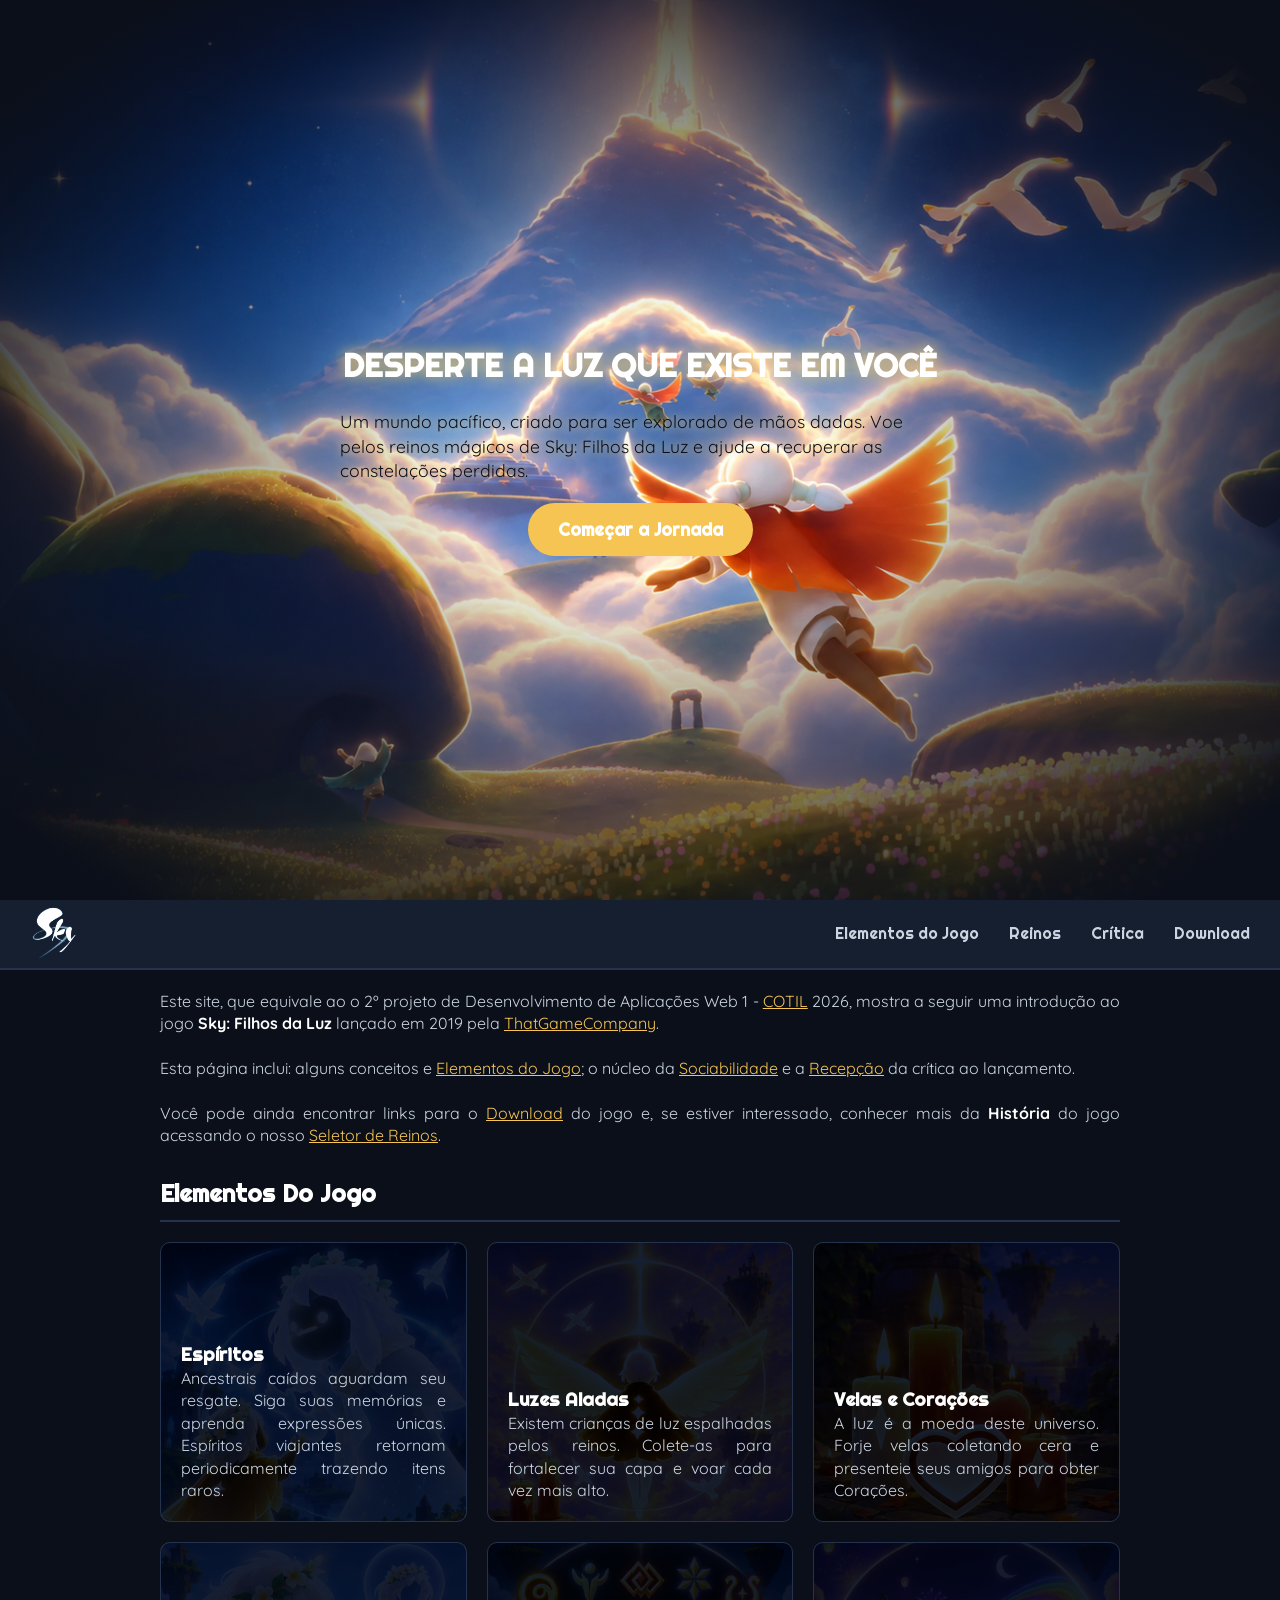
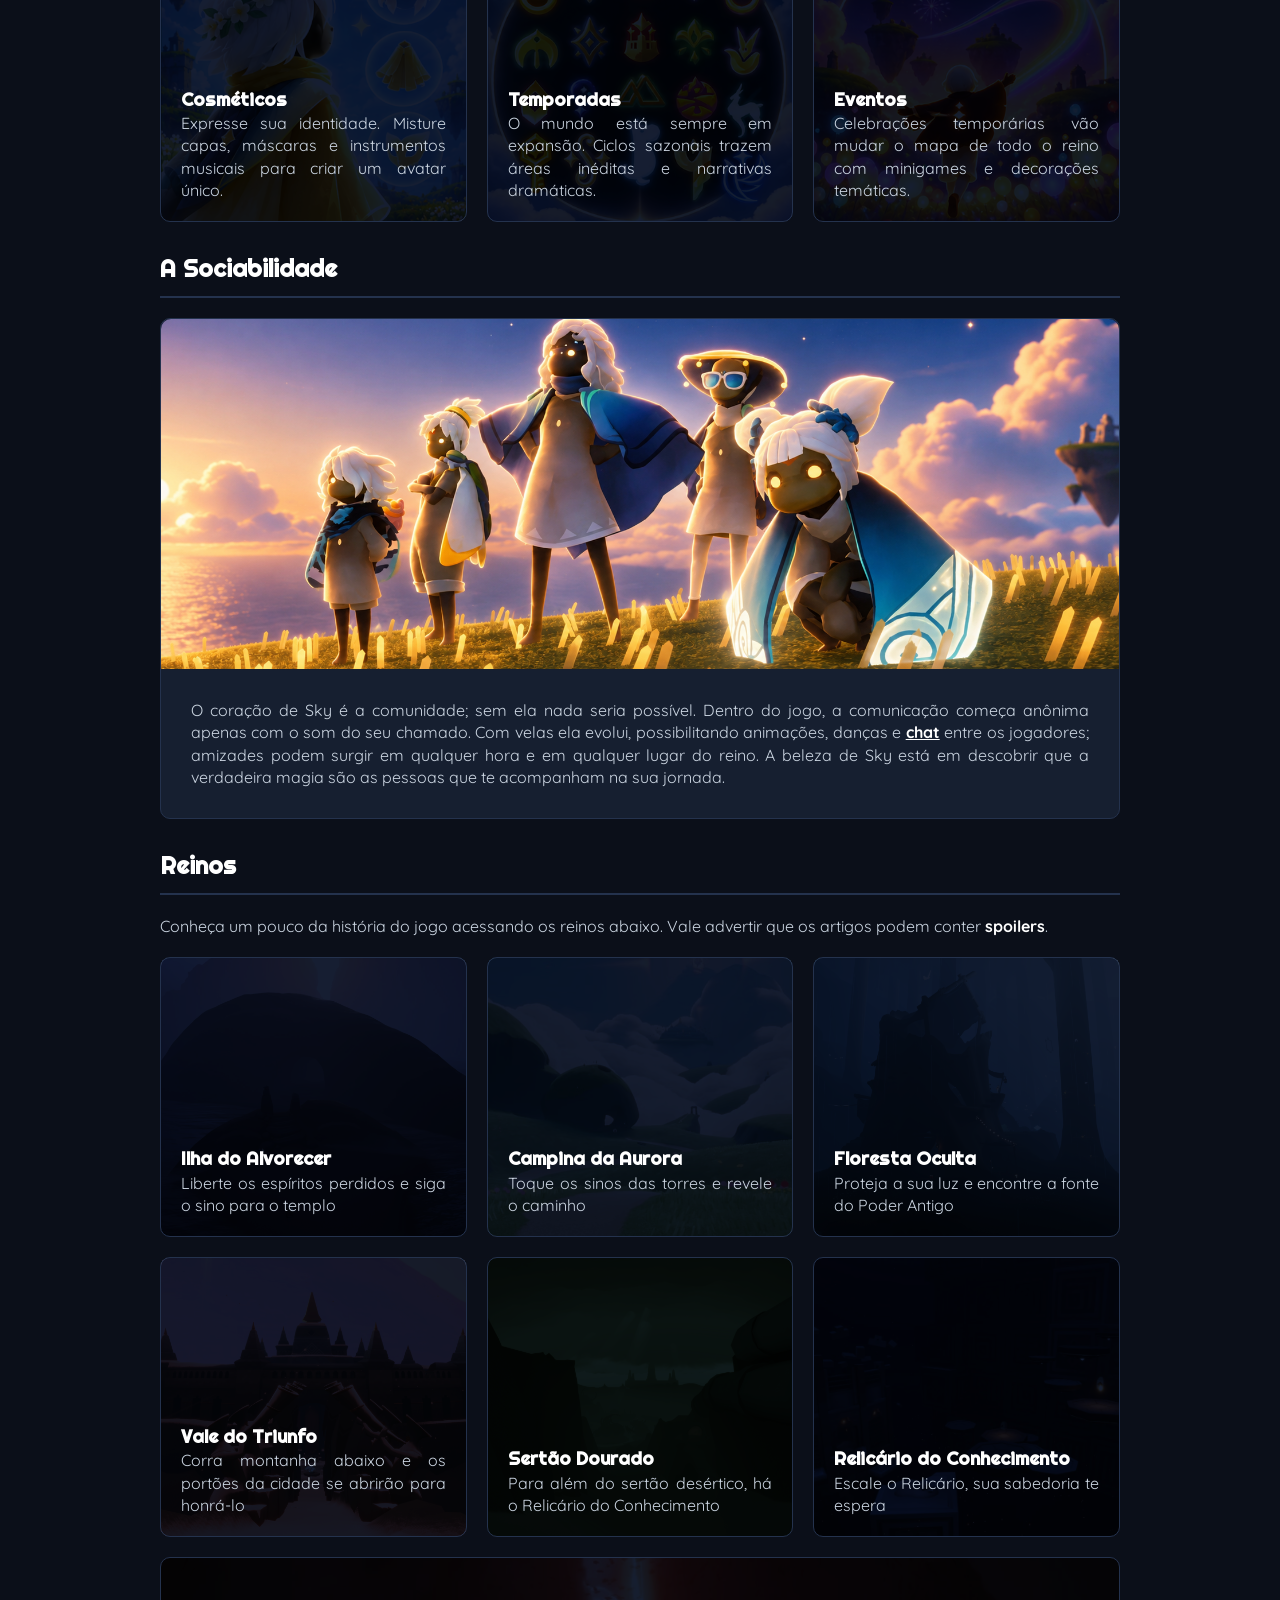
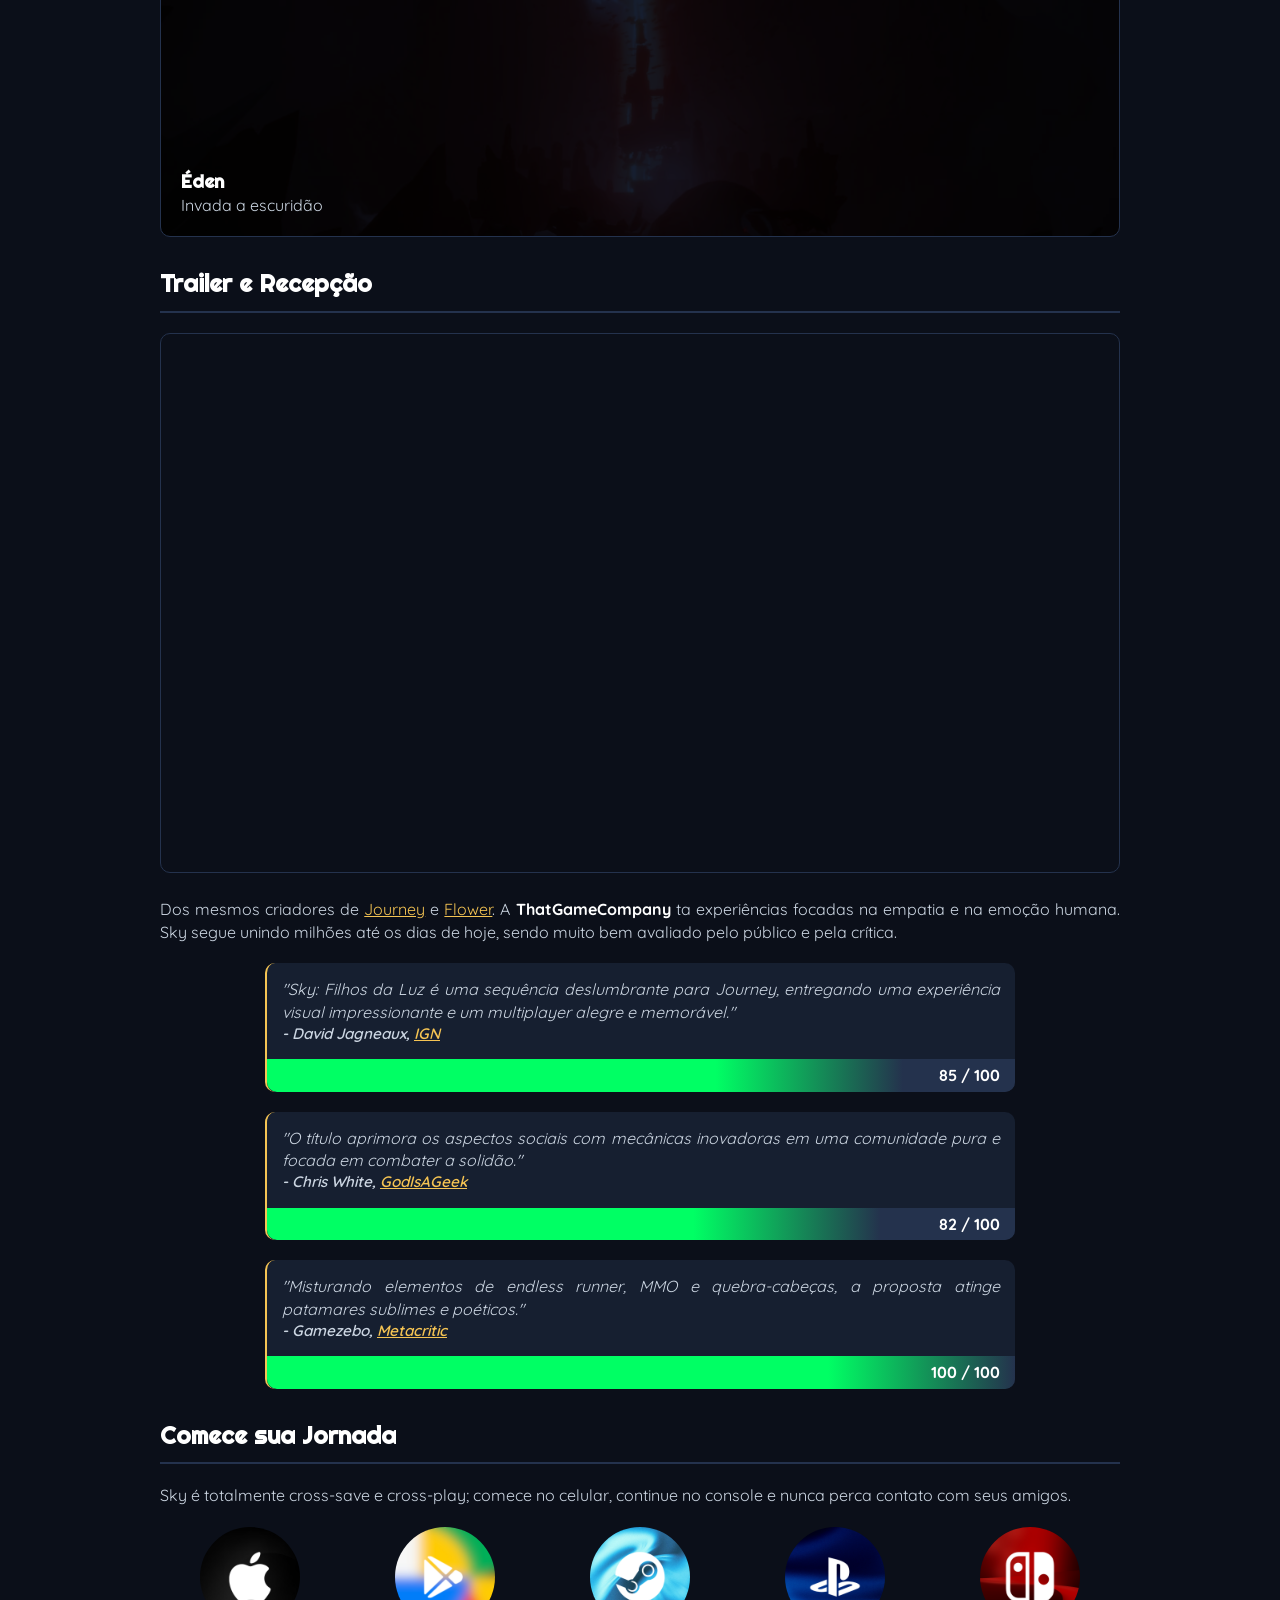
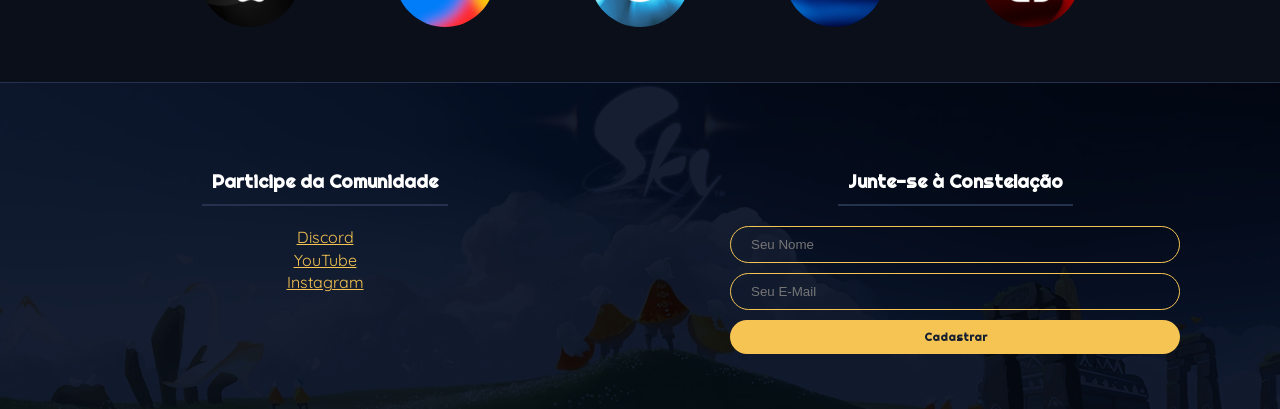
<file: index.html>
<!DOCTYPE html>
<html lang="pt-br">
    <head>
        <meta charset="UTF-8">
        <meta name="viewport" content="width=device-width, initial-scale=1.0">
        <link rel="stylesheet" href="Styles/Default.css" type="text/css">
        <link rel="stylesheet" href="Styles/Index.css" type="text/css">
        <link rel="shortcut icon" href="Images/Icons/Icon_Sky.webp" type="image/webp">
        <title>Conheça Sky: Filhos da Luz</title>
    </head>
    <body>
        <header class="Header">
            <h1>Desperte a Luz que existe em você</h1>
            <p>Um mundo pacífico, criado para ser explorado de mãos dadas. Voe pelos reinos mágicos de Sky: Filhos da Luz e ajude a recuperar as constelações perdidas.</p>
            <a href="#Nav" class="Header_Button">Começar a Jornada</a>
        </header>
        <nav class="Nav" id="Nav">  
            <div class="Nav_Indicator">
                <img src="Images/Icons/Icon_Sky.webp" alt="Logo de Sky" title="Logo de Sky">
            </div>
            <div class="Nav_Link_Container">
                <a class="Nav_Link" href="#Elements">Elementos do Jogo</a>
                <a class="Nav_Link" href="#Kingdoms">Reinos</a>
                <a class="Nav_Link" href="#Critics">Crítica</a>
                <a class="Nav_Link" href="#Download">Download</a>
            </div>
        </nav>

        <main>
            <section id="Intro">
                <p>Este site, que equivale ao o 2º projeto de Desenvolvimento de Aplicações Web 1 - <a href="www.cotil.unicamp.br" target="_blank">COTIL</a> 2026, mostra a seguir uma introdução ao jogo <strong>Sky: Filhos da Luz</strong> lançado em 2019 pela <a href="https://thatgamecompany.com/" target="_blank">ThatGameCompany</a>.</p>
                <br>
                <p>Esta página inclui: alguns conceitos e <a href="#Elements">Elementos do Jogo</a>; o núcleo da <a href="#Social">Sociabilidade</a> e a <a href="#Critics">Recepção</a> da crítica ao lançamento.</p>
                <br>
                <p>Você pode ainda encontrar links para o <a href="#Download">Download</a> do jogo e, se estiver interessado, conhecer mais da <strong>História</strong> do jogo acessando o nosso <a href="#SeletorReinos">Seletor de Reinos</a>.</p>
            </section>

            <section id="Elements">
                <h2>Elementos Do Jogo</h2>
                <div class="Grid Elements_Grid">
                    <div class="Grid_Card Elements_Card" style="background-image: url('Images/Cards_Elements/Card_Spirits.png');">
                        <h3>Espíritos</h3>
                        <p>Ancestrais caídos aguardam seu resgate. Siga suas memórias e aprenda expressões únicas. Espíritos viajantes retornam periodicamente trazendo itens raros.</p>
                    </div>
                    <div class="Grid_Card Elements_Card" style="background-image: url('Images/Cards_Elements/Card_WingedLights.png');">
                        <h3>Luzes Aladas</h3>
                        <p>Existem crianças de luz espalhadas pelos reinos. Colete-as para fortalecer sua capa e voar cada vez mais alto.</p>
                    </div>
                    <div class="Grid_Card Elements_Card" style="background-image: url('Images/Cards_Elements/Card_Candles.png');">
                        <h3>Velas e Corações</h3>
                        <p>A luz é a moeda deste universo. Forje velas coletando cera e presenteie seus amigos para obter Corações.</p>
                    </div>
                    <div class="Grid_Card Elements_Card" style="background-image: url('Images/Cards_Elements/Card_Cosmetics.png');">
                        <h3>Cosméticos</h3>
                        <p>Expresse sua identidade. Misture capas, máscaras e instrumentos musicais para criar um avatar único.</p>
                    </div>
                    <div class="Grid_Card Elements_Card" style="background-image: url('Images/Cards_Elements/Card_Seasons.png');">
                        <h3>Temporadas</h3>
                        <p>O mundo está sempre em expansão. Ciclos sazonais trazem áreas inéditas e narrativas dramáticas.</p>
                    </div>
                    <div class="Grid_Card Elements_Card" style="background-image: url('Images/Cards_Elements/Card_DaysOf.png');">
                        <h3>Eventos</h3>
                        <p>Celebrações temporárias vão mudar o mapa de todo o reino com minigames e decorações temáticas.</p>
                    </div>
                </div>
            </section>

            <section id="Social">
                <h2>A Sociabilidade</h2>
                <div class="Social_Flex">
                    <img src="Images/Cards_Elements/Card_Sociability.png" alt="Jogadores de Sky lado a lado" title="Jogadores de Sky lado a lado">
                    <p>O coração de Sky é a comunidade; sem ela nada seria possível. Dentro do jogo, a comunicação começa anônima apenas com o som do seu chamado. Com velas ela evolui, possibilitando animações, danças e <abbr title="Bate-Papo">chat</abbr> entre os jogadores; amizades podem surgir em qualquer hora e em qualquer lugar do reino. A beleza de Sky está em descobrir que a verdadeira magia são as pessoas que te acompanham na sua jornada.</p>
                </div>
            </section>

            <section id="Kingdoms">
                <h2>Reinos</h2>
                <p>Conheça um pouco da história do jogo acessando os reinos abaixo. Vale advertir que os artigos podem conter <b>spoilers</b>.</p>
                <div class="Grid Kingdoms_Grid">
                    <a href="IsleOfDawn/index.html">
                        <div class="Grid_Card Kingdoms_Card" id="IsleOfDawn" style="background-image: url('Images/Cards_Kingdoms/Isle_Thumbnail.webp');">
                            <h3>Ilha do Alvorecer</h3>
                            <p>Liberte os espíritos perdidos e siga o sino para o templo</p>
                        </div>
                    </a>
                    <a href="#Kingdoms" onclick="alert('Oops! A luz ainda está construindo este reino!')">
                        <div class="Grid_Card Kingdoms_Card" id="DaylightPrarie" style="background-image: url('Images/Cards_Kingdoms/Card_DaylightPraries.avif');">
                            <h3>Campina da Aurora</h3>
                            <p>Toque os sinos das torres e revele o caminho</p>
                        </div>
                    </a>
                    <a href="#Kingdoms" onclick="alert('Oops! A luz ainda está construindo este reino!')">
                        <div class="Grid_Card Kingdoms_Card" id="HiddenForest" style="background-image: url('Images/Cards_Kingdoms/Card_HiddenForest.webp');">
                            <h3>Floresta Oculta</h3>
                            <p>Proteja a sua luz e encontre a fonte do Poder Antigo</p>
                        </div>
                    </a>
                    <a href="#Kingdoms" onclick="alert('Oops! A luz ainda está construindo este reino!')">
                        <div class="Grid_Card Kingdoms_Card" id="ValleyOfTriumph" style="background-image: url('Images/Cards_Kingdoms/Card_ValleyOfTriumph.webp');">
                            <h3>Vale do Triunfo</h3>
                            <p>Corra montanha abaixo e os portões da cidade se abrirão para honrá-lo</p>
                        </div>
                    </a>
                    <a href="#Kingdoms" onclick="alert('Oops! A luz ainda está construindo este reino!')">
                        <div class="Grid_Card Kingdoms_Card" id="GoldenWasteland" style="background-image: url('Images/Cards_Kingdoms/Card_GoldenWasteland.webp');">
                            <h3>Sertão Dourado</h3>
                            <p>Para além do sertão desértico, há o Relicário do Conhecimento</p>
                        </div>
                    </a>
                    <a href="#Kingdoms" onclick="alert('Oops! A luz ainda está construindo este reino!')">
                        <div class="Grid_Card Kingdoms_Card" id="VaultOfKnowledge" style="background-image: url('Images/Cards_Kingdoms/Card_VaultOfKnowledge.webp');">
                            <h3>Relicário do Conhecimento</h3>
                            <p>Escale o Relicário, sua sabedoria te espera</p>
                        </div>
                    </a>
                </div>

                <a href="#Kingdoms" class="Eden_Card" onclick="alert('Oops! A luz ainda está construindo este reino!')">
                    <div class="Grid_Card Kingdoms_Card" id="Eden" style="background-image: url('Images/Cards_Kingdoms/Card_Eden.webp');">
                        <h3>Éden</h3>
                        <p>Invada a escuridão</p>
                    </div>
                </a>
            </section>

            <section id="Critics">
                <h2>Trailer e Recepção</h2>
                <div class="Critics_Video">
                    <iframe src="https://www.youtube.com/embed/A3DNTfhUy0k?si=nuDkZ0PUxjiknRmY" title="YouTube video player" frameborder="0" allow="accelerometer; autoplay; clipboard-write; encrypted-media; gyroscope; picture-in-picture" allowfullscreen></iframe>
                </div>
                <p>Dos mesmos criadores de <a href="https://thatgamecompany.com/journey/" target="_blank" class="External_Link">Journey</a> e <a href="https://thatgamecompany.com/flower/" target="_blank" class="External_Link">Flower</a>. A <strong>ThatGameCompany</strong> ta experiências focadas na empatia e na emoção humana. Sky segue unindo milhões até os dias de hoje, sendo muito bem avaliado pelo público e pela crítica.</p>
                
                <blockquote class="Critics_Quote"> 
                    <p>"Sky: Filhos da Luz é uma sequência deslumbrante para Journey, entregando uma experiência visual impressionante e um multiplayer alegre e memorável."<cite>- David Jagneaux, <a href="https://www.ign.com/articles/2019/07/20/sky-children-of-the-light-review" target="_blank" rel="noopener">IGN</a></cite></p> 
                    <div class="Critics_Score" style="--score: 85;">85 / 100</div> 
                </blockquote> 

                <blockquote class="Critics_Quote"> 
                    <p>"O título aprimora os aspectos sociais com mecânicas inovadoras em uma comunidade pura e focada em combater a solidão."<cite>- Chris White, <a href="https://godisageek.com/reviews/sky-children-of-light-review/" target="_blank" rel="noopener">GodIsAGeek</a></cite></p> 
                    <div class="Critics_Score" style="--score: 82;">82 / 100</div> 
                </blockquote> 

                <blockquote class="Critics_Quote"> 
                    <p>"Misturando elementos de endless runner, MMO e quebra-cabeças, a proposta atinge patamares sublimes e poéticos."<cite>- Gamezebo, <a href="https://www.metacritic.com/game/sky-children-of-the-light/critic-reviews/" target="_blank" rel="noopener">Metacritic</a></cite></p> 
                    <div class="Critics_Score" style="--score: 100;">100 / 100</div> 
                </blockquote>


            </section>

            <section id="Download">
                <h2>Comece sua Jornada</h2>
                <p>Sky é totalmente cross-save e cross-play; comece no celular, continue no console e nunca perca contato com seus amigos.</p>
                <div class="Download_Container">
                    <a href="https://apps.apple.com/br/app/sky-filhos-da-luz/id1462117269" target="_blank" rel="noopener" class="Download_Link">
                        <img src="Images/Downloads/Download_Apple.png" alt="App Store">
                    </a>

                    <a href="https://play.google.com/store/apps/details?id=com.tgc.sky.android" target="_blank" rel="noopener" class="Download_Link">
                        <img src="Images/Downloads/Download_GooglePlay.png" alt="Google Play">
                    </a>

                    <a href="https://store.steampowered.com/app/2325290/" target="_blank" rel="noopener" class="Download_Link">
                        <img src="Images/Downloads/Download_Steam.png" alt="Steam">
                    </a>

                    <a href="https://store.playstation.com/pt-br/product/UP7529-CUSA31531_00-1928488316481260" target="_blank" rel="noopener" class="Download_Link">
                        <img src="Images/Downloads/Download_PlayStation.png" alt="PlayStation Store">
                    </a>

                    <a href="https://www.nintendo.com/pt-br/store/products/sky-children-of-the-light-switch/" target="_blank" rel="noopener" class="Download_Link">
                        <img src="Images/Downloads/Download_Nintendo.png" alt="Nintendo eShop">
                    </a>
                </div>
            </section>
        </main>

        <footer>
            <div id="Community">
                <h3>Participe da Comunidade</h3>
                <ul>
                    <li><a href="https://discord.gg/thatskygame" target="_blank" class="External_Link">Discord</a></li>
                    <li><a href="https://www.youtube.com/@thatgamecompany" target="_blank" class="External_Link">YouTube</a></li>
                    <li><a href="https://www.instagram.com/thatskygame/" target="_blank" class="External_Link">Instagram</a></li>
                </ul>
            </div>
            <div id="Register">
                <h3>Junte-se à Constelação</h3>
                <form>
                    <input id="Register_Name" type="text" placeholder="Seu Nome" required>
                    <input id="Register_Mail" type="email" placeholder="Seu E-Mail" required>
                    <button class="Register_Button">Cadastrar</button>
                    <!--type="submit" Tirei para não recarregar a página-->
                </form>
            </div>
        </footer>
    </body>
</html>
</file>
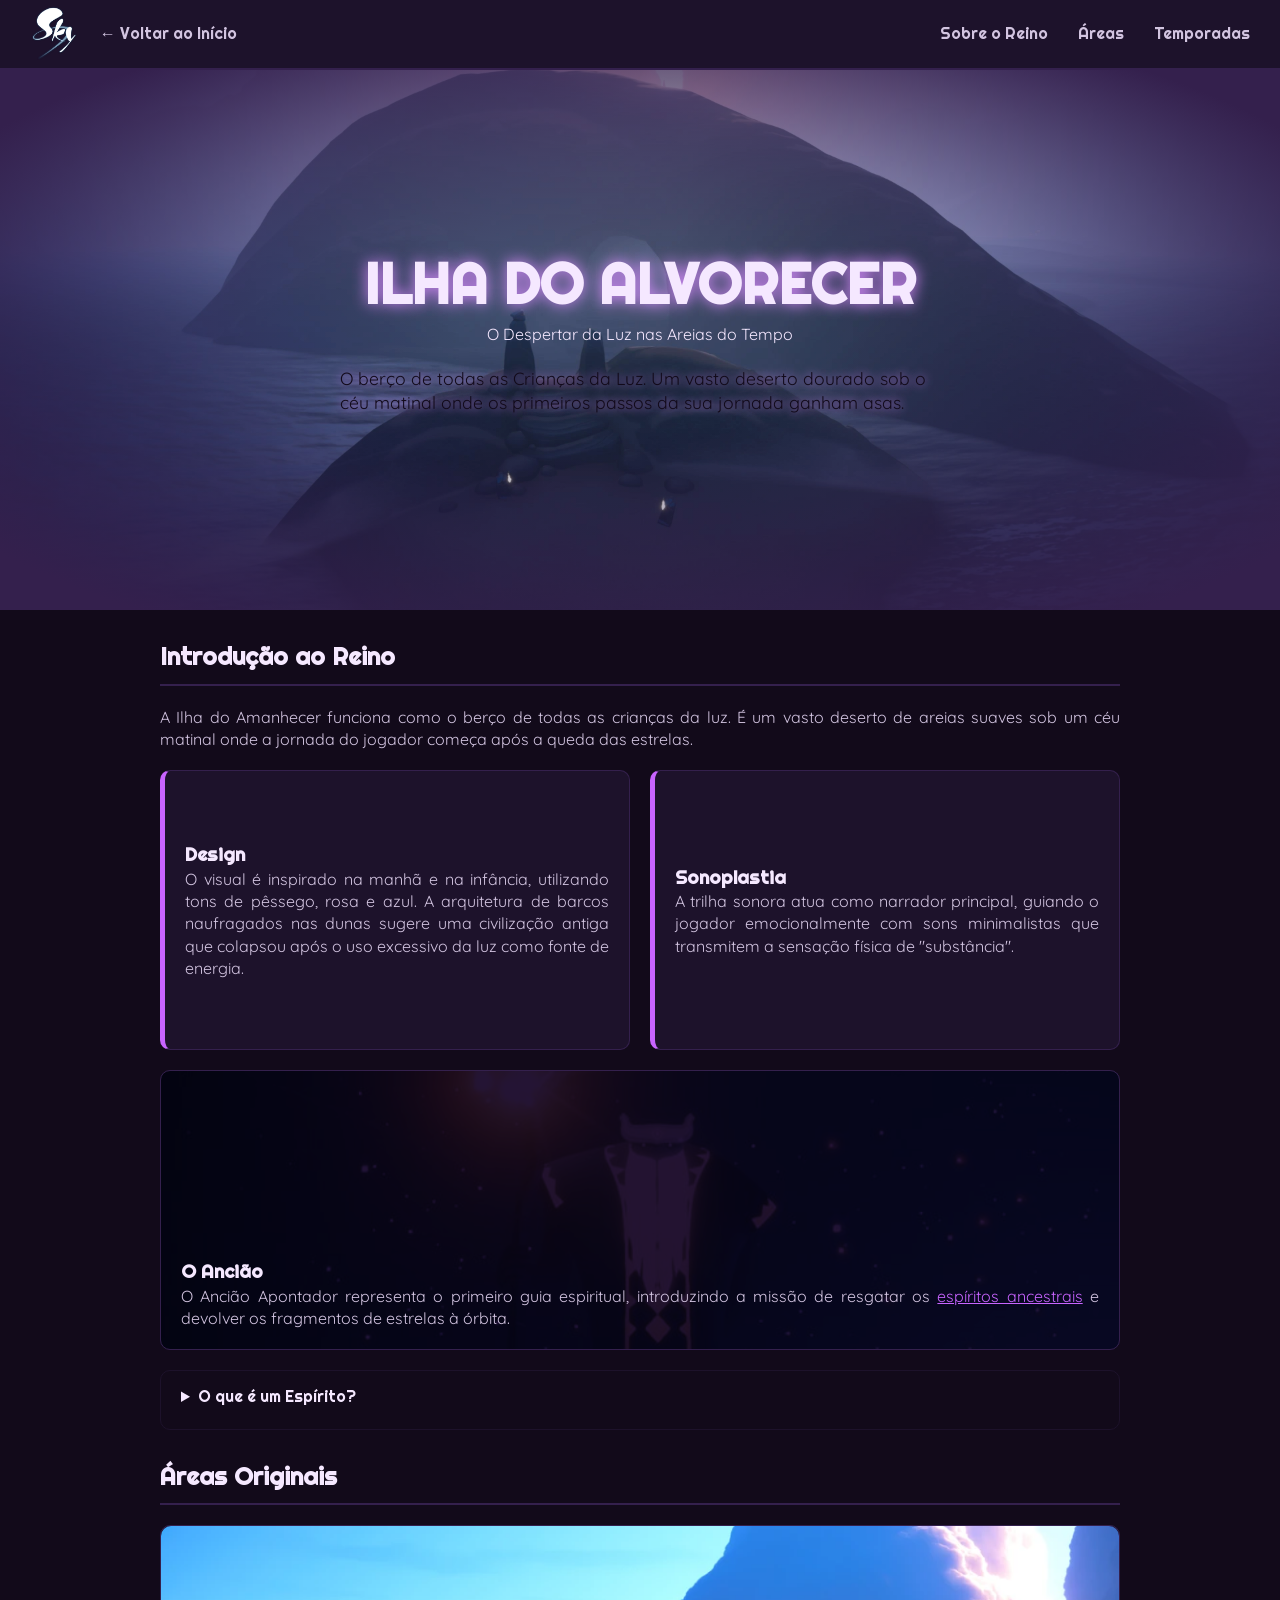
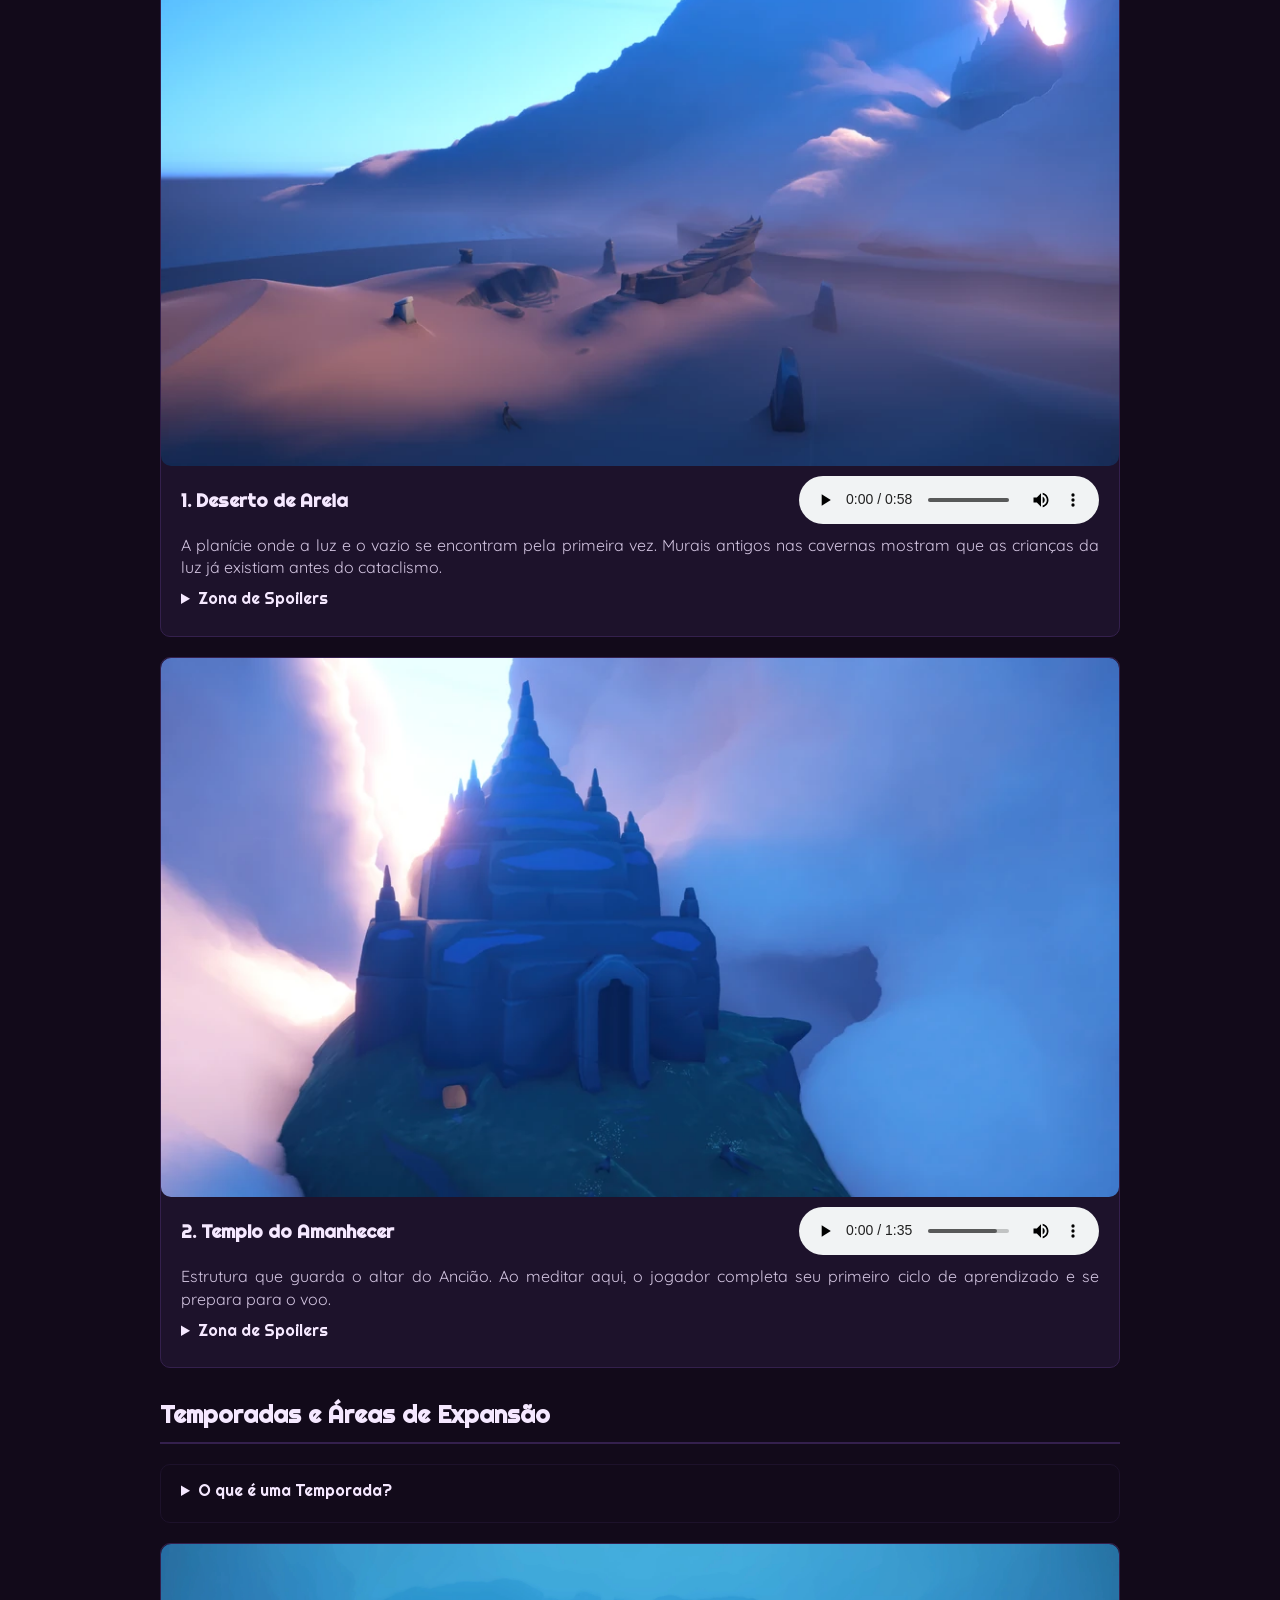
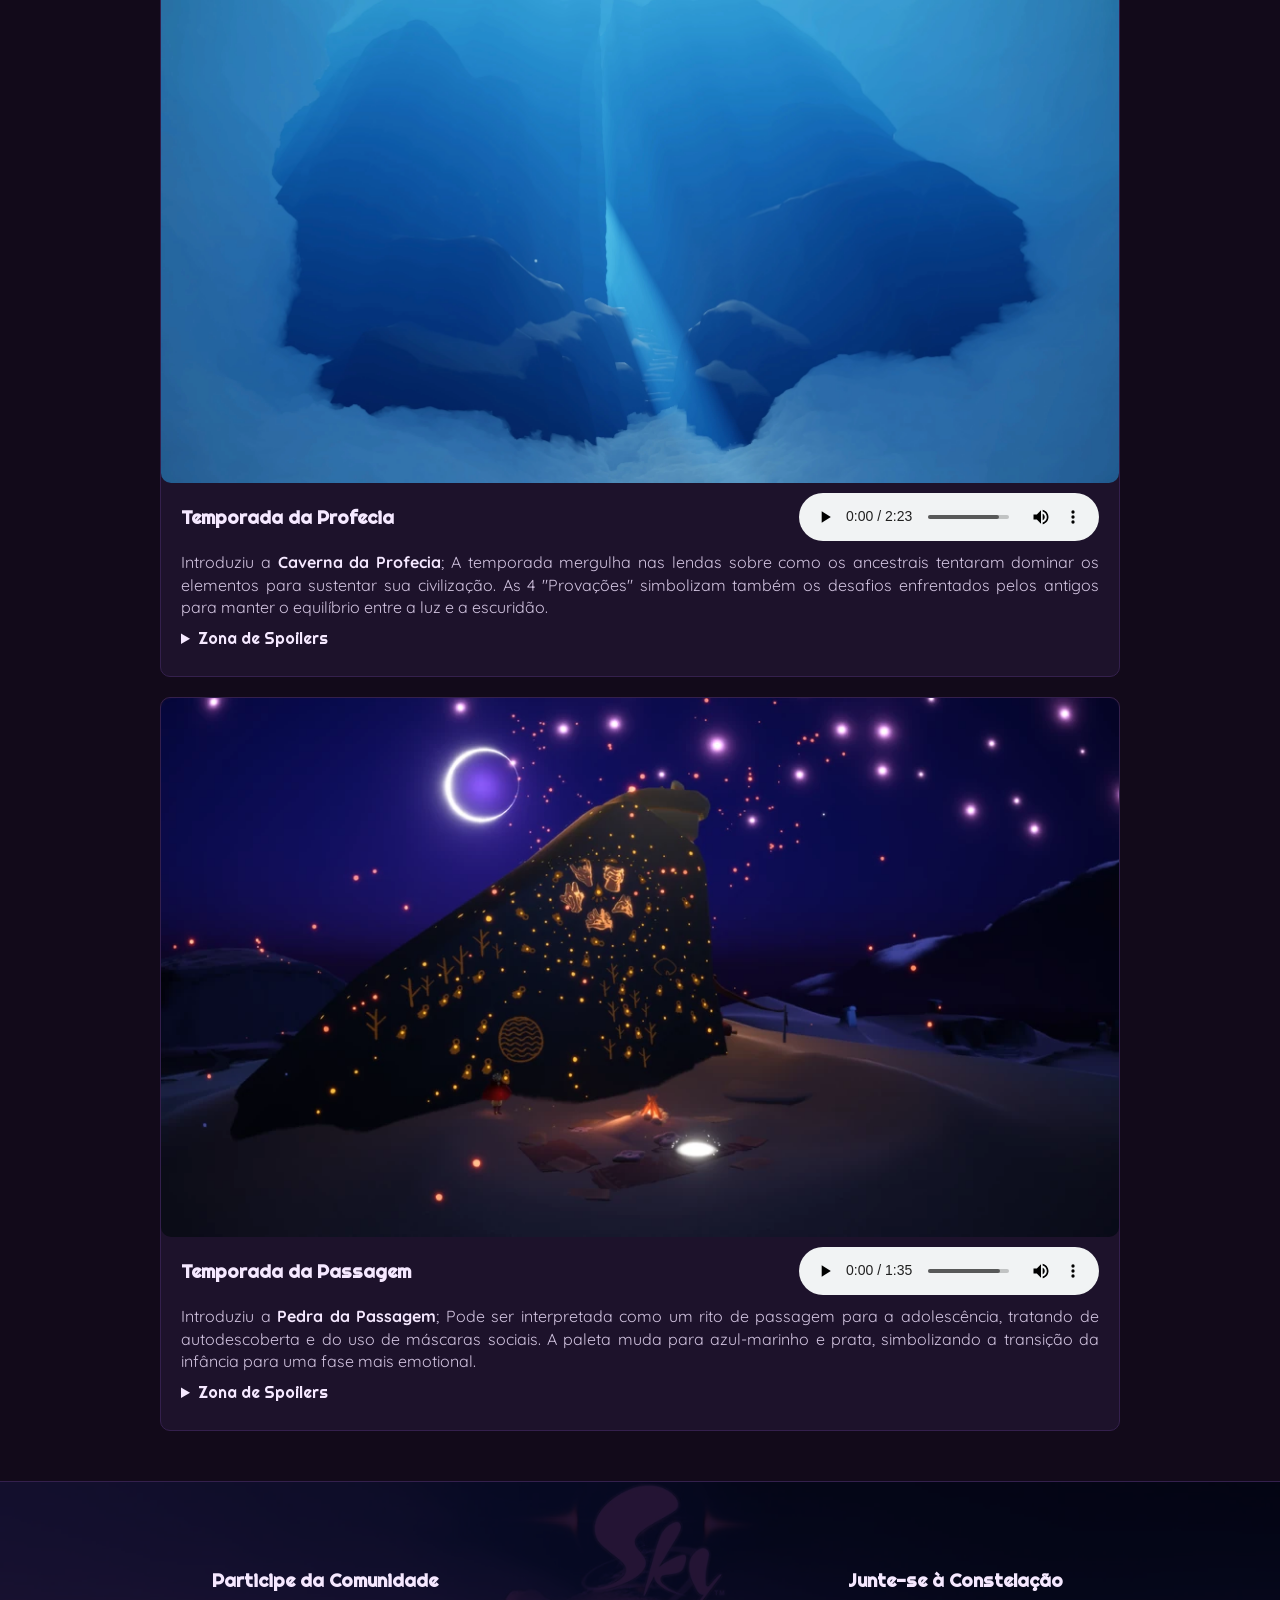
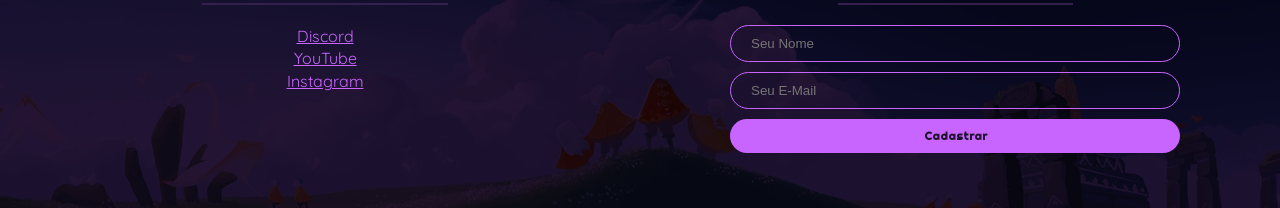
<file: _IsleOfDawn/index.html>
<!DOCTYPE html>
<html lang="pt-br">
    <head>
        <meta charset="UTF-8">
        <meta name="viewport" content="width=device-width, initial-scale=1.0">
        <link rel="stylesheet" href="../Styles/Default.css" type="text/css">
        <link rel="stylesheet" href="../Styles/Isle.css" type="text/css">
        <link rel="shortcut icon" href="../Images/Icons/Icon_Sky.webp">
        <title>Ilha do Alvorecer - Sky: Filhos da Luz</title>
    </head>
<body>
    <nav class="Nav">  
        <div class="Nav_Indicator">
            <img src="../Images/Icons/Icon_Sky.webp" alt="Logo de Sky" title="Logo de Sky">
            <a class="Nav_Link Back_Link" href="../index.html#Kingdoms">&larr; Voltar ao Início</a>
        </div>
        <div class="Nav_Link_Container">
            <a class="Nav_Link" href="#Lore">Sobre o Reino</a>
            <a class="Nav_Link" href="#Areas">Áreas</a>
            <a class="Nav_Link" href="#Seasons">Temporadas</a>
        </div>
    </nav>
    <header class="Header Kingdom_Header">
        <h1 class="Kingdom_Title">Ilha do Alvorecer</h1>
        <p class="Kingdom_Subtitle">O Despertar da Luz nas Areias do Tempo</p>
        <p class="Kingdom_Description">O berço de todas as Crianças da Luz. Um vasto deserto dourado sob o céu matinal onde os primeiros passos da sua jornada ganham asas.</p>
    </header>

    <main>
        <article>
            <section id="Lore">
                <h2>Introdução ao Reino</h2>
                <p>A Ilha do Amanhecer funciona como o berço de todas as crianças da luz. É um vasto deserto de areias suaves sob um céu matinal onde a jornada do jogador começa após a queda das estrelas.</p>
            </section>
            <section id="Design">
                <div class="Grid Design_Grid">
                    <div class="Grid_Card Design_Card">
                        <h3>Design</h3>
                        <p>O visual é inspirado na manhã e na infância, utilizando tons de pêssego, rosa e azul. A arquitetura de barcos naufragados nas dunas sugere uma civilização antiga que colapsou após o uso excessivo da luz como fonte de energia.</p>
                    </div>
                    <div class="Grid_Card Design_Card">
                        <h3>Sonoplastia</h3>
                        <p>A trilha sonora atua como narrador principal, guiando o jogador emocionalmente com sons minimalistas que transmitem a sensação física de "substância".</p>
                    </div>
                </div>
                <div class="Grid_Card Design_Card" id="Ancient" style="background-image: url('Images/Ancient.jpg');">
                    <h3>O Ancião</h3>
                    <p>O Ancião Apontador representa o primeiro guia espiritual, introduzindo a missão de resgatar os <a href="#Tip_Spirits">espíritos ancestrais</a> e devolver os fragmentos de estrelas à órbita.</p>
                </div>
            </section>
            <aside>
                <details id="Tip_Spirits" class="Tip_Card">
                    <summary>O que é um Espírito?</summary>
                    <p>São as memórias e essências de uma civilização antiga (os Ancestrais). Ao reviver suas memórias, o jogador aprende suas expressões e ganha luz para fortalecer sua capa.</p>
                </details>
            </aside>

         <section id="Areas">
            <h2>Áreas Originais</h2>
            <div class="Grid Areas_Grid">
                <div class="Area_Card" id="DawnCircle">
                    <img class="Area_Thumbnail" src="Images/DawnCircle.webp" alt="Deserto de Areia">
                    <div class="Area_Card_Top">
                        <h3>1. Deserto de Areia</h3>
                        <audio controls src="Audios/DawnCircle.mp3"></audio>
                    </div>
                    <p>A planície onde a luz e o vazio se encontram pela primeira vez. Murais antigos nas cavernas mostram que as crianças da luz já existiam antes do cataclismo.</p>
                    <details>
                        <summary>Zona de Spoilers</summary>
                        <table class="Stats">
                            <tr>
                                <th colspan="3">Informações</th>
                            </tr>
                            <tr>
                                <td>Luzes Aladas</td>
                                <td>Espíritos Normais</td>
                                <td>Espíritos Sazonais</td>
                            </tr>
                            <tr>
                                <td>3</td>
                                <td>2</td>
                                <td>3</td>
                            </tr>
                        </table>
                        <p>Acesse a <a href="https://sky-children-of-the-light.fandom.com/wiki/Isle_of_Dawn#Dawn_Circle" target="_blank">wiki oficial</a> para mais informações ou o <a href="https://www.youtube.com/watch?v=WqpROvdigGM" target="_blank">guia</a> da região.</p>
                    </details>
                </div>
                <div class="Area_Card" id="DawnTemple">
                    <img class="Area_Thumbnail" src="Images/DawnTemple.webp" alt="Templo do Amanhecer">
                    <div class="Area_Card_Top">
                        <h3>2. Templo do Amanhecer</h3>
                        <audio controls src="Audios/DawnTemple.mp3"></audio>
                    </div>
                    <p>Estrutura que guarda o altar do Ancião. Ao meditar aqui, o jogador completa seu primeiro ciclo de aprendizado e se prepara para o voo.</p>
                    <details>
                        <summary>Zona de Spoilers</summary>
                        <table class="Stats">
                            <tr>
                                <th colspan="3">Informações</th>
                            </tr>
                            <tr>
                                <td>Luzes Aladas</td>
                                <td>Espíritos Normais</td>
                                <td>Espíritos Sazonais</td>
                            </tr>
                            <tr>
                                <td>0</td>
                                <td>1</td>
                                <td>0</td>
                            </tr>
                        </table>
                        <p>Acesse a <a href="https://sky-children-of-the-light.fandom.com/wiki/Isle_of_Dawn#Temple_of_the_Isle" target="_blank">wiki oficial</a> para mais informações ou o <a href="https://www.youtube.com/watch?v=WqpROvdigGM" target="_blank">guia</a> da região.</p>
                    </details>
                </div>
            </div>
        </section>

        <section id="Seasons">
            <h2>Temporadas e Áreas de Expansão</h2>
            <aside>
                <details class="Tip_Card">
                    <summary>O que é uma Temporada?</summary>
                    <p>São eventos periódicos (geralmente quatro por ano) que expandem a mitologia e o mundo de <strong>Sky</strong>, trazendo novos arcos narrativos, espíritos e áreas.</p>
                </details>
            </aside>
            <div class="Grid Areas_Grid" id="CaveOfProfecy">
                <div class="Area_Card">
                    <img class="Area_Thumbnail" src="Images/CaveOfProfecy.webp" alt="Entrada da Caverna das Profecias">
                    <div class="Area_Card_Top">
                        <h3>Temporada da Profecia</h3>
                        <audio controls src="Audios/CaveOfProfecy.mp3"></audio>
                    </div>
                    <p>Introduziu a <strong>Caverna da Profecia</strong>; A temporada mergulha nas lendas sobre como os ancestrais tentaram dominar os elementos para sustentar sua civilização. As 4 "Provações" simbolizam também os desafios enfrentados pelos antigos para manter o equilíbrio entre a luz e a escuridão.</p>
                    <details>
                        <summary>Zona de Spoilers</summary>
                        <table class="Stats">
                            <tr>
                                <th colspan="3">Informações</th>
                            </tr>
                            <tr>
                                <td>Luzes Aladas</td>
                                <td>Espíritos Normais</td>
                                <td>Espíritos Sazonais</td>
                            </tr>
                            <tr>
                                <td>4</td>
                                <td>0</td>
                                <td>4</td>
                            </tr>
                        </table>
                        <p>Acesse a <a href="https://sky-children-of-the-light.fandom.com/wiki/Isle_of_Dawn#Cave_of_Prophecies" target="_blank">wiki oficial</a> para mais informações ou o <a href="https://www.youtube.com/watch?v=WqpROvdigGM" target="_blank">guia</a> da região.</p>
                    </details>
                </div>
                <div class="Area_Card" id="PassageStone">
                    <img class="Area_Thumbnail" src="Images/PassageStone.webp" alt="Pedra da Passagem">
                    <div class="Area_Card_Top">
                        <h3>Temporada da Passagem</h3>
                        <audio controls src="Audios/PassageStone.mp3"></audio>
                    </div>
                    <p>Introduziu a <strong>Pedra da Passagem</strong>; Pode ser interpretada como um rito de passagem para a adolescência, tratando de autodescoberta e do uso de máscaras sociais. A paleta muda para azul-marinho e prata, simbolizando a transição da infância para uma fase mais emotional.</p>
                    <details>
                        <summary>Zona de Spoilers</summary>
                        <table class="Stats">
                            <tr>
                                <th colspan="3">Informações</th>
                            </tr>
                            <tr>
                                <td>Luzes Aladas</td>
                                <td>Espíritos Normais</td>
                                <td>Espíritos Sazonais</td>
                            </tr>
                            <tr>
                                <td>0</td>
                                <td>0</td>
                                <td>4</td>
                            </tr>
                        </table>
                        <p>Acesse a <a href="https://sky-children-of-the-light.fandom.com/wiki/Isle_of_Dawn#Passage_Rock" target="_blank">wiki oficial</a> para mais informações ou o <a href="https://www.youtube.com/watch?v=WqpROvdigGM" target="_blank">guia</a> da região.</p>
                    </details>
                </div>
            </div>
        </section>

        </article>
    </main>

    <footer>
        <div id="Community">
            <h3>Participe da Comunidade</h3>
            <ul>
                <li><a href="https://discord.gg/thatskygame" target="_blank" class="External_Link">Discord</a></li>
                <li><a href="https://www.youtube.com/@thatgamecompany" target="_blank" class="External_Link">YouTube</a></li>
                <li><a href="https://www.instagram.com/thatskygame/" target="_blank" class="External_Link">Instagram</a></li>
            </ul>
        </div>
        <div id="Register">
            <h3>Junte-se à Constelação</h3>
            <form>
                <input id="Register_Name" type="text" placeholder="Seu Nome" required>
                <input id="Register_Mail" type="email" placeholder="Seu E-Mail" required>
                <button class="Register_Button">Cadastrar</button>
                <!--type="submit" Tirei para não recarregar a página-->
            </form>
        </div>
    </footer>
</body>
</html>
</file>
<file: Styles/Default.css>
/*Fontes, Cores e Layout padrão*/
* {
    margin: 0;
    padding: 0;
    box-sizing: border-box;
}
body {
    background-color: var(--Fundo);

    color: var(--Color-Body);
    font-family: var(--Font-Body);
    line-height: 1.4;
}
html { scroll-behavior: smooth; }
main {
    margin: 0 auto;
    margin-top: 20px;
    padding: 0 20px;

    max-width: 1000px;
    
    text-align: justify;
}
h1, h2, h3, summary {
    color: var(--Color-Titulo);
    font-family: var(--Font-Titulo);
}
a {
    color: var(--Destaque); 
    text-decoration: underline;
}
a:hover {
    color: var(--Destaque-Hover);
    text-shadow: 0px 0px 5px var(--Destaque);
}
h2 {
    margin: 20px 0;
    padding: 10px 0;

    border-bottom: 2px solid var(--Color-Bordas);

    transition: transform 0.3s, border-color 0.3s;
}
h2:hover {
    border-bottom-color: var(--Destaque-Hover);
    transform: translateY(-5px);
}
summary {
    margin-bottom: 5px;
}
b, strong, abbr {
    color: var(--Color-Titulo);
    font-weight: bolder;
}
abbr {
    text-decoration: underline;
}

/*Menu de Navegação*/
.Nav {
    display: flex;
    justify-content: space-between;
    
    padding: 0 30px;    
    
    height: 70px;

    position: sticky;
    top: 0;
    z-index: 2;

    background-color: var(--SubFundo);
    border-bottom: 2px solid var(--Color-Bordas);
}
.Nav_Indicator {
    display: flex;
    flex-direction: row;

    justify-content: center;
    align-items: center;

    gap: 10px;

    margin: auto 0;
    height: 60px;
}
.Nav_Indicator img{
    height: 100%;
}
.Nav_Link_Container {
    display: flex;
    gap: 30px;

    margin: auto 0;
}
.Nav_Link {
    color: var(--Color-Body);
    text-decoration: none;
    font-family: var(--Font-Titulo);

    transition: color 0.3s;
}
.Nav_Link:hover{
    color: var(--Destaque);
    text-shadow: none;
}
.Back_Link {
    margin-left: 10px;
    transition: transform 0.5s
}
.Back_Link:hover{
    transform: translateX(-7.5px);
}

/*Grid Padrão*/
.Grid {
    display: grid;
    grid-template-columns: repeat(auto-fit, minmax(280px, 1fr));
    /* Auto-Fit: Força as colunas preencherem o espaço que sobrou
       MinMax: Define o tamanho mínimo e máximo da coluna */
    gap: 20px;
}
.Grid_Card {
    display: flex;
    flex-direction: column;
    justify-content: flex-end;

    padding: 20px;
    
    height: 280px;
    
    background: var(--Fundo);
    background-size: cover;
    background-position: center;
    background-blend-mode: overlay;
    border: 1px solid var(--Color-Bordas);
    border-radius: 10px;

    transition: transform 0.35s, border-color 0.35s, box-shadow 0.35s, background-color 0.5s;
}
.Grid_Card:hover {
    background-color: var(--SubFundo);
    box-shadow: 0px 2.5px 2.5px var(--Grid-Hover);
    border-color: var(--Grid-Hover);

    transform: translateY(-5px);
}
.Grid_Card:hover h3 {
    color: var(--Grid-Hover);
}

/*Kingdoms*/
/*Header do Kingdom*/
.Kingdom_Header {
    display: flex;
    flex-direction: column;

    justify-content: center;
    align-items: center;

    padding: 0 20px;
    height: 60dvh;
}
.Kingdom_Title {
    text-transform: uppercase;
    text-shadow: 0 0 15px var(--Destaque-Hover);
    font-size: clamp(2rem, 5vw, 3.5rem);
}
.Kingdom_Subtitle{
    margin: 0;
    color: var(--Color-Titulo);
}
.Kingdom_Description {
    margin: 20px 0;
    max-width: 600px;

    color: var(--Fundo);
    text-shadow: 0 0 10px var(--Destaque-Hover);
    font-size: 1.1em;
}

/*Cartões de Area*/
.Area_Card {
    display: flex;
    flex-direction: column;
    gap: 10px;

    padding: 20px;

    background-color: var(--SubFundo);
    border: 1px solid var(--Color-Bordas);
    border-radius: 10px;

    transition: transform 0.35s, border-color 0.35s, box-shadow 0.35s;
}
.Area_Card:hover {
    border-color: var(--Grid-Hover);
    box-shadow: 0px 2.5px 2.5px var(--Grid-Hover);
    transform: translateY(-5px);
}
.Area_Thumbnail {
    margin-left: -20px;
    margin-top: -20px;
    width: calc(100% + 40px);

    height: auto;
    border-radius: 10px;
}
.Area_Card_Top {
    display: flex;
    flex-direction: row;
    justify-content: space-between;
    align-items: center;
    gap: 10px;
    flex-wrap: wrap;
}
.Area_Card_Top audio {
    width: 300px;
    height: 48px;
}

/*Tabelas (Area_Card)*/
.Stats {
    margin: 10px 0 5px 0;

    border-collapse: collapse;
    border: 1px solid white;
    width: 100%;

    color: white;
    font-weight: 900;
    text-align: center;
}

.Stats th {
    background-color: var(--Destaque);
    padding: 8px;

    font-family: var(--Font-Titulo);
    text-align: center;
}

.Stats td {
    background-color: var(--Fundo);
    border: 1px solid white;
    padding: 8px;

    width: 33%;
}

.Stats tr:nth-child(even) td {
    background-color: var(--SubFundo);
}

/*Footer padrão (Comunidade + Forms)*/
footer {
    display: grid;
    grid-template-columns: repeat(auto-fit, minmax(250px, 1fr));
    gap: 20px;

    margin-top: 50px;
    padding: 40px 20px;

    background: no-repeat url('../Images/Footer_BG.webp') center / cover, var(--Fundo);
    background-blend-mode: overlay;
    border-top: 1px solid var(--Color-Bordas);
}
footer div {
    display: flex;
    flex-direction: column;
    justify-content: start;
    align-items: center;

    margin: 15px auto;
    
    width: 100%;
    max-width: 450px;
    
    text-align: center;
}
footer h3 {
    margin: 20px 0;
    padding: 10px;

    border-bottom: 2px solid var(--Color-Bordas);

    transition: transform 0.3s, border-color 0.3s;
}
footer h3:hover {
    border-bottom-color: var(--Destaque-Hover);
    transform: translateY(-5px);
}
#Community ul {
    width: 100%;
    list-style: none;
}
#Register form {
    display: flex;
    flex-direction: column;
    gap: 10px;

    margin: 0 auto;
    
    width: 100%;
}
#Register input {
    padding: 10px;
    padding-left: 20px;

    background-color: transparent;
    border: 1px solid var(--Destaque);
    border-radius: 25px;

    color: white;

    overflow: none;
}
#Register input:hover, #Register input:active {
    border-color: var(--Destaque);
}
.Register_Button {
    padding: 10px 0;

    background-color: var(--Destaque);
    border-radius: 30px;
    border-style: none;

    color: var(--SubFundo);
    text-decoration: none;
    font-family: var(--Font-Titulo);
    font-size: 0.7rem;
    font-weight: bold;
    
    transition: transform 0.2s ease, box-shadow 0.2s ease, background-color 0.2s;
}
#Register button:hover {
    background-color: var(--Destaque-Hover);
    box-shadow: 0 0 20px var(--Destaque);

    transform: scale(1.1);
}
</file>
<file: Styles/Index.css>
/*Exportação de Fontes e definição da Paleta index.HTML*/
@import url('https://fonts.googleapis.com/css2?family=Quicksand:wght@400;600&family=Righteous&display=swap');
:root {
    --Fundo: #0B0F19;
    --SubFundo: #161F30;

    --Destaque: #F5C453;
    --Destaque-Hover: #FFD770;

    --Color-Titulo: #FFFFFF;
    --Color-Body: #CBD5E1;
    --Color-Bordas: #24324D;

    --Font-Titulo: 'Righteous';
    --Font-Body: 'Quicksand';
}

/*Definição ÚNICA do Header Index.HTML*/
.Header {
    display: flex;
    flex-direction: column;
    justify-content: center;
    align-items: center;

    padding: 0 20px;

    width: 100%;
    height: 100dvh;

    background:
        radial-gradient(transparent 20%, var(--Fundo) 90%),
        no-repeat url('../Images/Header_BG.png') center / cover;
}
.Header h1 {
    text-transform: uppercase;
    text-shadow: 0 0 15px var(--Destaque-Hover);
    font-size: 2rem;
}
.Header p {
    margin: 20px 0;
    max-width: 600px;

    color: var(--Fundo);
    text-shadow: 0 0 10px var(--Destaque-Hover);
    font-size: 1.1em;
}
.Header_Button {
    padding: 15px 30px;

    background-color: var(--Destaque);
    border-radius: calc(30px + 1.1rem);
    
    color: var(--Color-Titulo);
    text-decoration: none;
    font: bolder 1.1rem var(--Font-Titulo);
    
    transition: transform 0.2s ease, box-shadow 0.2s ease, background-color 0.2s;
}
.Header_Button:hover {
    background-color: var(--Destaque-Hover);
    box-shadow: 0 0 20px var(--Destaque);
    color: var(--Color-Titulo);
    transform: scale(1.1);
}

/*Definição ESPECÍFICA dos Grids Index.HTML*/
.Elements_Card {--Grid-Hover: var(--Destaque-Hover);}
.Kingdoms_Grid {margin-top: 20px;}
.Kingdoms_Grid a, .Kingdoms_Grid a:hover {text-decoration: inherit; text-shadow: inherit; color: inherit;}
.Kingdoms_Card#IsleOfDawn {--Grid-Hover: rgb(200, 100, 255)}
.Kingdoms_Card#DaylightPrarie {--Grid-Hover: rgb(0, 200, 150)}
.Kingdoms_Card#HiddenForest {--Grid-Hover: rgb(0, 150, 150)}
.Kingdoms_Card#ValleyOfTriumph {--Grid-Hover: rgb(200, 100, 150)}
.Kingdoms_Card#GoldenWasteland {--Grid-Hover: rgb(0, 150, 0)}
.Kingdoms_Card#VaultOfKnowledge {--Grid-Hover: rgb(0, 50, 200)}
.Kingdoms_Card#Eden {--Grid-Hover: rgb(150, 0, 0); margin-top: 20px;}
.Eden_Card, .Eden_Card:hover {text-decoration: none; text-shadow: none; color: unset;}

/*Definição ÚNICA da seção Social Index.HTML*/
.Social_Flex {
    display: flex;
    flex-direction: column;
    align-items: end;

    background-color: var(--SubFundo);
    border: 1px solid var(--Color-Bordas);
    border-radius: 10px;

    transition: transform 0.35s, border-color 0.35s, box-shadow 0.35s, background-color 0.5s;
}
.Social_Flex:hover {
    background-color: var(--SubFundo);
    box-shadow: 0px 2.5px 2.5px var(--Destaque);
    border-color: var(--Destaque-Hover);

    transform: translateY(-5px);
}
.Social_Flex img {
    width: 100%;
    max-height: 350px;
    height: auto;

    border-radius: 10px 10px 0 0;
    
    object-fit: cover;
}
.Social_Flex p {
    padding: 30px;
}

/*Definição ÚNICA da seção Critics Index.HTML*/
.Critics_Video iframe {
    margin-bottom: 20px;

    width: 100%;
    
    aspect-ratio: 16 / 9;
    border-radius: 10px;
    border: 1px solid var(--Color-Bordas);
    transition: all .35s;
}
.Critics_Video iframe:hover {
    background-color: var(--SubFundo);
    box-shadow: 0px 1.5px 10px var(--Destaque);
    border-color: var(--Destaque);

    transform: translateY(-5px);
}
.Critics_Quote {
    margin: 20px auto;

    max-width: 750px;
    
    background-color: var(--SubFundo);
    border-left: 2px solid var(--Destaque);
    border-radius: 10px;

    transition: box-shadow 0.25s;
}
.Critics_Quote p {
    padding: 15px;

    font-style: italic;
}
.Critics_Quote cite {
    display: block;

    font-size: 0.95rem;
    font-weight: 600;
    font-style: italic;
}
.Critics_Score {
    padding: 5px 15px;

    background: linear-gradient(to right, #00ff64 calc((var(--score) - 25) * 1%), #24324D calc((var(--score)) * 1%));
    border-radius: 0 0 10px 10px;

    color: #fff;
    text-align: right;
    font-weight: bold;
}
.Critics_Quote:hover{
    border-left-color: var(--Destaque);
    box-shadow: 0px 0px 10px var(--Destaque-Hover);
}

/*Definição ÚNICA da seção Download*/
.Download_Container {
    display: flex;
    flex-direction: row;
    flex-wrap: wrap;
    justify-content: space-around;
    gap: 15px;

    margin-top: 20px;
}
.Download_Link img {
    width: 100px;
    height: auto;

    border-radius: 50%;

    transition: transform 0.2s ease;
}
.Download_Link img:hover {
    transform: scale(1.1);
}
</file>
<file: Styles/Isle.css>
@import url('https://fonts.googleapis.com/css2?family=Quicksand:wght@400;600&family=Righteous&display=swap');
:root {
    --Fundo: #120A1A;
    --SubFundo: #1D122B;

    --Destaque: rgb(200, 100, 255);
    --Destaque-Hover: rgb(218, 140, 255);
    --Contraste: #F5C453;

    --Color-Titulo: #F5E8FF;
    --Color-Body: #D2C4E0;
    --Color-Bordas: #34204D;

    --Font-Titulo: 'Righteous';
    --Font-Body: 'Quicksand';
}

.Kingdom_Header {
    background: 
        radial-gradient(transparent 20%, var(--Color-Bordas) 90%),
        no-repeat url('../Images/Cards_Kingdoms/Isle_Thumbnail.webp') center / cover;
}

.Design_Grid {
    grid-template-columns: repeat(auto-fit, minmax(400px, 1fr));
    
    margin-top: 20px;
}
.Design_Card:not(#Ancient) {
    --Grid-Hover: var(--Destaque-Hover);
    display: flex;
    flex-direction: column;
    
    justify-content: center;

    padding: 20px;
    
    background: var(--SubFundo);
    border: 1px solid var(--Color-Bordas); border-left: 5px solid var(--Destaque);
    border-radius: 10px;

    transition: transform 0.35s, border-color 0.35s, box-shadow 0.35s, background-color 0.5s;
}
.Design_Card#Ancient {
    --Grid-Hover: var(--Destaque-Hover);
    margin-top: 20px;
}

.Tip_Card {
    margin: 20px 0;
    padding: 15px 20px;
    
    background-color: var(--Fundo);
    border: 1px solid var(--SubFundo); border-radius: 10px;
    
    transition: background-color 0.5s, box-shadow 0.5s;
}
.Tip_Card:hover {
    background-color: var(--Color-Bordas);
    box-shadow: 0px 0px 5px var(--Destaque);
}

.Areas_Grid {
    display: flex;
    flex-direction: column;
    align-items: center;
    margin-top: 20px;
}
.Area_Card {
    --Grid-Hover: var(--Destaque-Hover);
    min-width: 350px;
}
</file>
